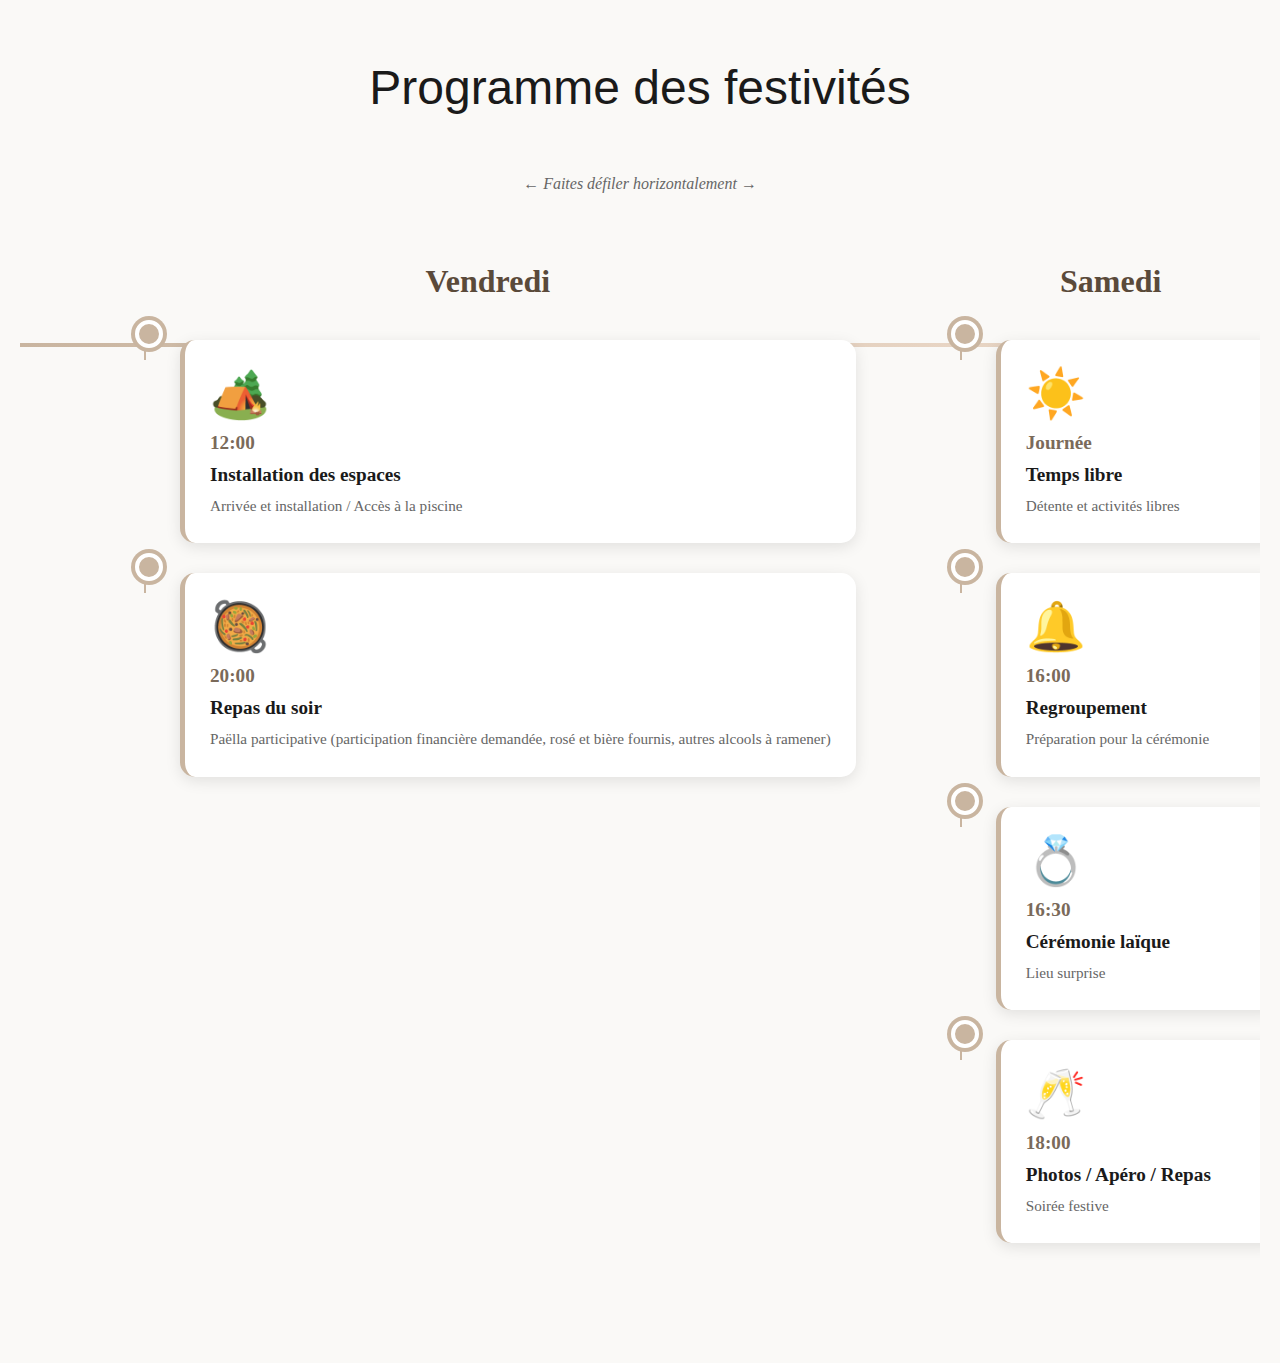
<file: mockup-timeline-horizontale.html>
<!DOCTYPE html>
<html lang="fr">
<head>
  <meta charset="UTF-8">
  <meta name="viewport" content="width=device-width, initial-scale=1.0">
  <title>Mockup - Timeline Horizontale</title>
  <style>
    * {
      margin: 0;
      padding: 0;
      box-sizing: border-box;
    }
    body {
      font-family: "Georgia", serif;
      background: #faf9f7;
      padding: 60px 20px;
    }
    .container {
      max-width: 100%;
      margin: 0 auto;
    }
    h1 {
      text-align: center;
      font-size: 3em;
      margin-bottom: 60px;
      color: #1a1a1a;
      font-family: Arial, sans-serif;
      font-weight: 300;
    }
    .timeline-wrapper {
      overflow-x: auto;
      padding: 40px 0 60px;
      position: relative;
    }
    .timeline-horizontal {
      display: flex;
      gap: 80px;
      min-width: max-content;
      padding: 0 100px;
      position: relative;
    }
    /* Ligne horizontale continue */
    .timeline-horizontal::before {
      content: '';
      position: absolute;
      top: 80px;
      left: 0;
      right: 0;
      height: 4px;
      background: linear-gradient(to right, #c9b5a0, #e8d5c4, #c9b5a0);
    }
    .day-column {
      display: flex;
      flex-direction: column;
      min-width: 350px;
    }
    .day-header {
      text-align: center;
      font-size: 2em;
      color: #5a4a3a;
      margin-bottom: 40px;
      font-weight: bold;
    }
    .events-column {
      display: flex;
      flex-direction: column;
      gap: 30px;
      position: relative;
    }
    .timeline-event {
      position: relative;
      padding-left: 60px;
    }
    /* Point sur la ligne */
    .timeline-event::before {
      content: '';
      position: absolute;
      left: 15px;
      top: -20px;
      width: 20px;
      height: 20px;
      background: #c9b5a0;
      border: 4px solid white;
      border-radius: 50%;
      z-index: 2;
      box-shadow: 0 0 0 4px #c9b5a0;
    }
    /* Ligne verticale jusqu'à l'événement */
    .timeline-event::after {
      content: '';
      position: absolute;
      left: 24px;
      top: -10px;
      width: 2px;
      height: 30px;
      background: #c9b5a0;
      z-index: 1;
    }
    .event-card {
      background: white;
      padding: 25px;
      border-radius: 15px;
      box-shadow: 0 4px 15px rgba(0,0,0,0.1);
      transition: transform 0.3s ease, box-shadow 0.3s ease;
      border-left: 5px solid #c9b5a0;
    }
    .event-card:hover {
      transform: translateY(-5px);
      box-shadow: 0 8px 25px rgba(0,0,0,0.15);
    }
    .event-icon {
      font-size: 3em;
      margin-bottom: 10px;
      display: block;
    }
    .event-time {
      font-weight: bold;
      font-size: 1.2em;
      color: #7a6a5a;
      margin-bottom: 10px;
    }
    .event-title {
      font-size: 1.2em;
      font-weight: bold;
      color: #1a1a1a;
      margin-bottom: 8px;
    }
    .event-description {
      color: #666;
      font-size: 0.95em;
      line-height: 1.6;
    }

    /* Scrollbar personnalisée */
    .timeline-wrapper::-webkit-scrollbar {
      height: 12px;
    }
    .timeline-wrapper::-webkit-scrollbar-track {
      background: #e8d5c4;
      border-radius: 10px;
    }
    .timeline-wrapper::-webkit-scrollbar-thumb {
      background: #c9b5a0;
      border-radius: 10px;
    }
    .timeline-wrapper::-webkit-scrollbar-thumb:hover {
      background: #5a4a3a;
    }

    @media (max-width: 768px) {
      .day-column {
        min-width: 280px;
      }
      .timeline-horizontal {
        gap: 50px;
        padding: 0 40px;
      }
    }
  </style>
</head>
<body>
  <div class="container">
    <h1>Programme des festivités</h1>
    <p style="text-align: center; color: #666; margin-bottom: 30px; font-style: italic;">← Faites défiler horizontalement →</p>

    <div class="timeline-wrapper">
      <div class="timeline-horizontal">
        <!-- Vendredi -->
        <div class="day-column">
          <div class="day-header">Vendredi</div>
          <div class="events-column">
            <div class="timeline-event">
              <div class="event-card">
                <span class="event-icon">🏕️</span>
                <div class="event-time">12:00</div>
                <div class="event-title">Installation des espaces</div>
                <div class="event-description">Arrivée et installation / Accès à la piscine</div>
              </div>
            </div>

            <div class="timeline-event">
              <div class="event-card">
                <span class="event-icon">🥘</span>
                <div class="event-time">20:00</div>
                <div class="event-title">Repas du soir</div>
                <div class="event-description">Paëlla participative (participation financière demandée, rosé et bière fournis, autres alcools à ramener)</div>
              </div>
            </div>
          </div>
        </div>

        <!-- Samedi -->
        <div class="day-column">
          <div class="day-header">Samedi</div>
          <div class="events-column">
            <div class="timeline-event">
              <div class="event-card">
                <span class="event-icon">☀️</span>
                <div class="event-time">Journée</div>
                <div class="event-title">Temps libre</div>
                <div class="event-description">Détente et activités libres</div>
              </div>
            </div>

            <div class="timeline-event">
              <div class="event-card">
                <span class="event-icon">🔔</span>
                <div class="event-time">16:00</div>
                <div class="event-title">Regroupement</div>
                <div class="event-description">Préparation pour la cérémonie</div>
              </div>
            </div>

            <div class="timeline-event">
              <div class="event-card">
                <span class="event-icon">💍</span>
                <div class="event-time">16:30</div>
                <div class="event-title">Cérémonie laïque</div>
                <div class="event-description">Lieu surprise</div>
              </div>
            </div>

            <div class="timeline-event">
              <div class="event-card">
                <span class="event-icon">🥂</span>
                <div class="event-time">18:00</div>
                <div class="event-title">Photos / Apéro / Repas</div>
                <div class="event-description">Soirée festive</div>
              </div>
            </div>
          </div>
        </div>

        <!-- Dimanche -->
        <div class="day-column">
          <div class="day-header">Dimanche</div>
          <div class="events-column">
            <div class="timeline-event">
              <div class="event-card">
                <span class="event-icon">🚚</span>
                <div class="event-time">12:00</div>
                <div class="event-title">Repas Food Truck</div>
                <div class="event-description">Déjeuner convivial</div>
              </div>
            </div>

            <div class="timeline-event">
              <div class="event-card">
                <span class="event-icon">🎯</span>
                <div class="event-time">Après-midi</div>
                <div class="event-title">Activités libres</div>
                <div class="event-description">Jeux, détente piscine, pétanque, sieste, rangement</div>
              </div>
            </div>

            <div class="timeline-event">
              <div class="event-card">
                <span class="event-icon">👋</span>
                <div class="event-time">16:00</div>
                <div class="event-title">Fin</div>
                <div class="event-description">Départ</div>
              </div>
            </div>
          </div>
        </div>
      </div>
    </div>
  </div>
</body>
</html>
</file>
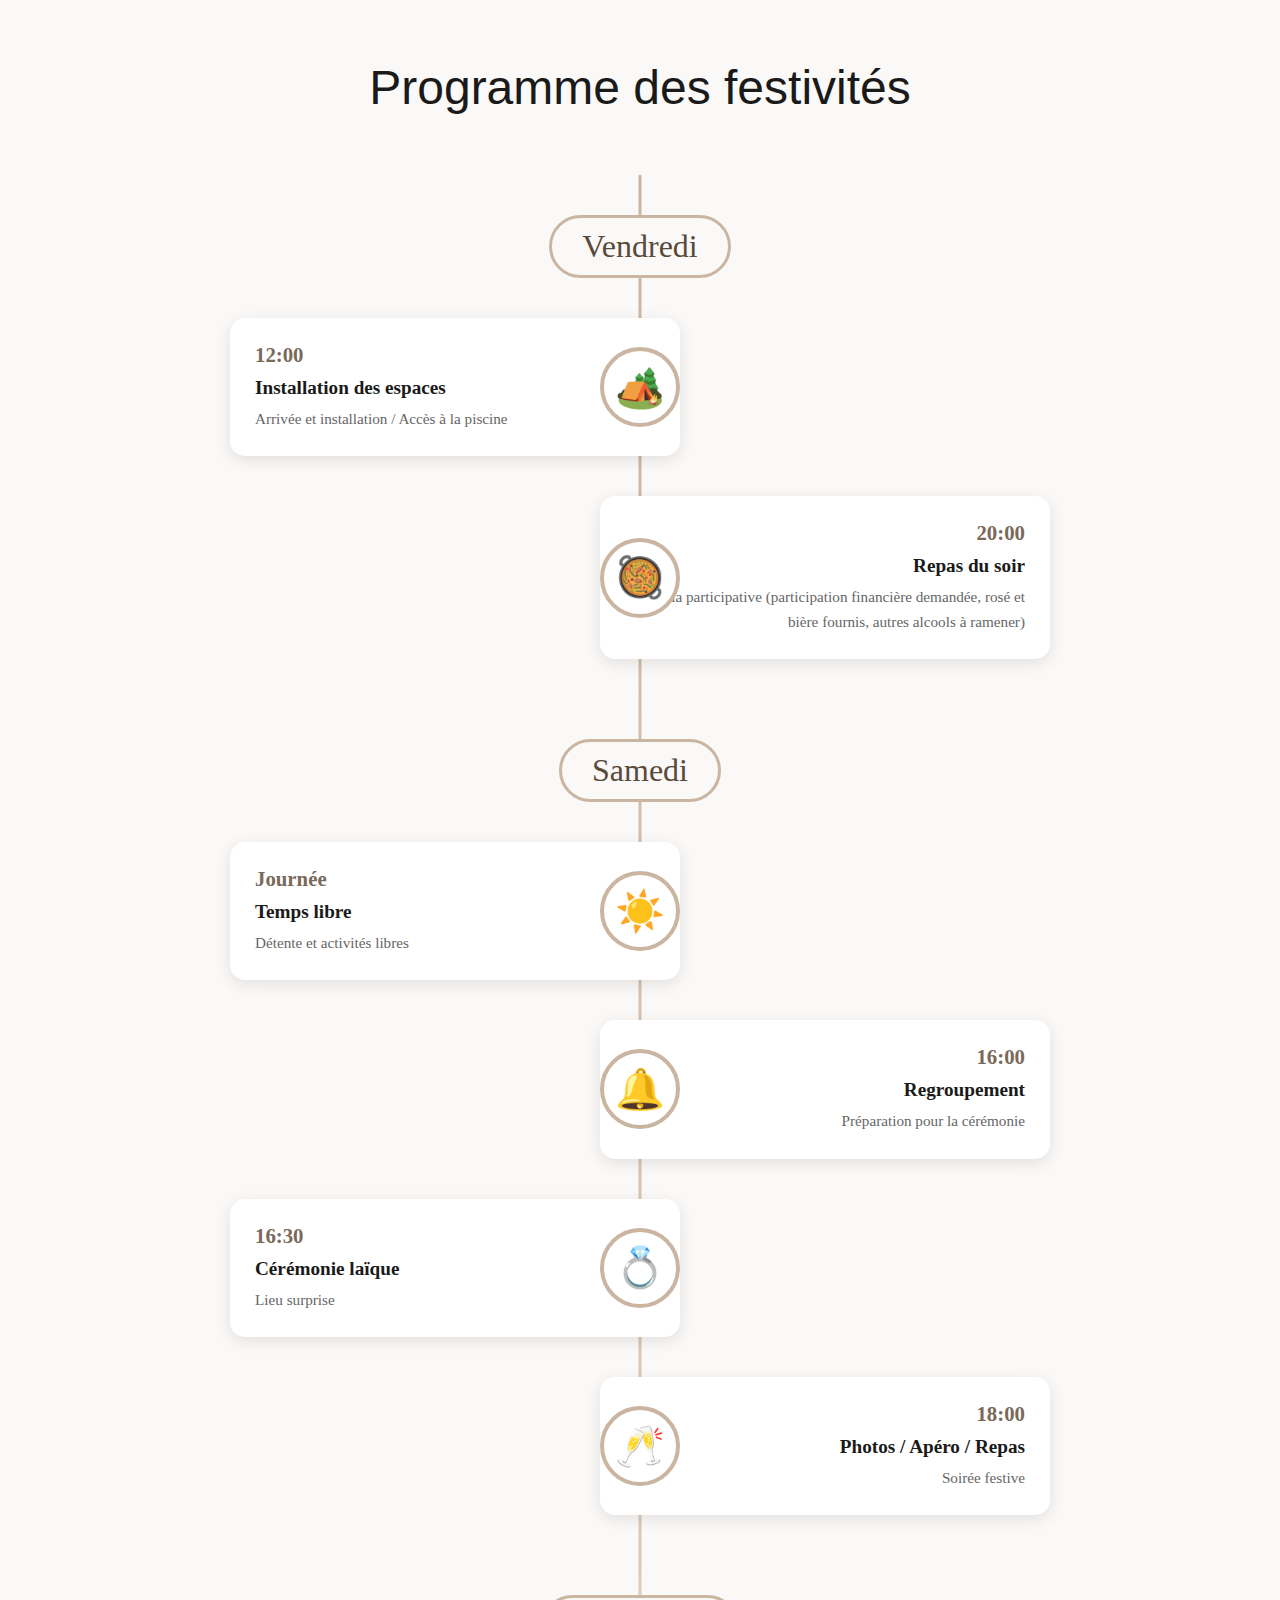
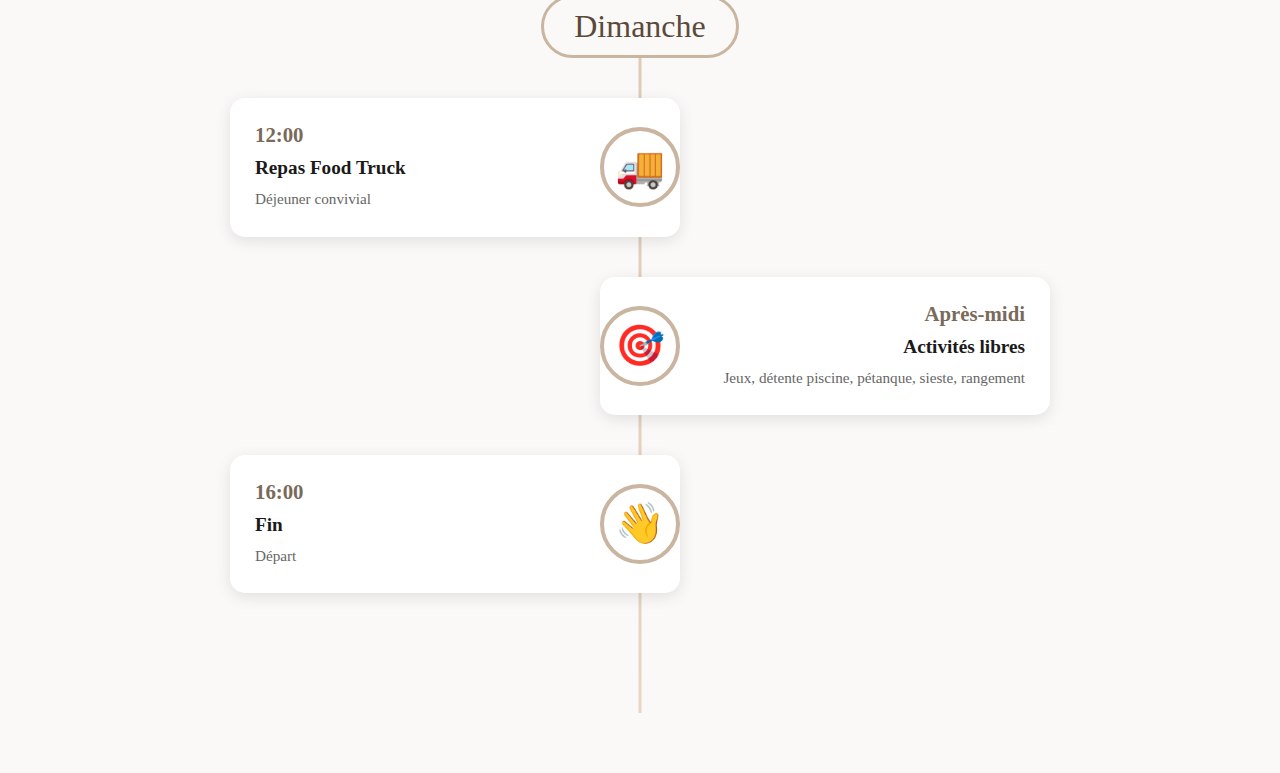
<file: mockup-timeline-verticale.html>
<!DOCTYPE html>
<html lang="fr">
<head>
  <meta charset="UTF-8">
  <meta name="viewport" content="width=device-width, initial-scale=1.0">
  <title>Mockup - Timeline Verticale</title>
  <style>
    * {
      margin: 0;
      padding: 0;
      box-sizing: border-box;
    }
    body {
      font-family: "Georgia", serif;
      background: #faf9f7;
      padding: 60px 20px;
    }
    .container {
      max-width: 1000px;
      margin: 0 auto;
    }
    h1 {
      text-align: center;
      font-size: 3em;
      margin-bottom: 60px;
      color: #1a1a1a;
      font-family: Arial, sans-serif;
      font-weight: 300;
    }
    .timeline {
      position: relative;
      padding: 40px 0;
    }
    /* Ligne centrale */
    .timeline::before {
      content: '';
      position: absolute;
      left: 50%;
      top: 0;
      bottom: 0;
      width: 3px;
      background: linear-gradient(to bottom, #c9b5a0, #e8d5c4);
      transform: translateX(-50%);
    }
    .day-section {
      margin-bottom: 80px;
    }
    .day-title {
      text-align: center;
      font-size: 2em;
      color: #5a4a3a;
      margin-bottom: 40px;
      position: relative;
      z-index: 2;
    }
    .day-title span {
      background: #faf9f7;
      padding: 10px 30px;
      border: 3px solid #c9b5a0;
      border-radius: 50px;
      display: inline-block;
    }
    .timeline-event {
      position: relative;
      margin: 40px 0;
      display: flex;
      align-items: center;
    }
    /* Alternance gauche/droite */
    .timeline-event:nth-child(odd) {
      justify-content: flex-end;
    }
    .timeline-event:nth-child(even) {
      justify-content: flex-start;
    }
    .event-content {
      width: 45%;
      background: white;
      padding: 25px;
      border-radius: 15px;
      box-shadow: 0 4px 15px rgba(0,0,0,0.1);
      transition: transform 0.3s ease, box-shadow 0.3s ease;
    }
    .event-content:hover {
      transform: translateY(-5px);
      box-shadow: 0 8px 25px rgba(0,0,0,0.15);
    }
    .timeline-event:nth-child(odd) .event-content {
      text-align: right;
      margin-right: calc(5% + 40px);
    }
    .timeline-event:nth-child(even) .event-content {
      margin-left: calc(5% + 40px);
    }
    /* Icône centrale */
    .event-icon {
      position: absolute;
      left: 50%;
      transform: translateX(-50%);
      width: 80px;
      height: 80px;
      background: white;
      border: 4px solid #c9b5a0;
      border-radius: 50%;
      display: flex;
      align-items: center;
      justify-content: center;
      font-size: 2.5em;
      z-index: 3;
      transition: transform 0.3s ease;
    }
    .timeline-event:hover .event-icon {
      transform: translateX(-50%) scale(1.2) rotate(10deg);
    }
    .event-time {
      font-weight: bold;
      font-size: 1.3em;
      color: #7a6a5a;
      margin-bottom: 10px;
    }
    .event-title {
      font-size: 1.2em;
      font-weight: bold;
      color: #1a1a1a;
      margin-bottom: 8px;
    }
    .event-description {
      color: #666;
      font-size: 0.95em;
      line-height: 1.6;
    }

    @media (max-width: 768px) {
      .timeline::before {
        left: 30px;
      }
      .timeline-event {
        justify-content: flex-start !important;
      }
      .event-content {
        width: calc(100% - 100px);
        margin-left: 100px !important;
        margin-right: 0 !important;
        text-align: left !important;
      }
      .event-icon {
        left: 30px;
      }
    }
  </style>
</head>
<body>
  <div class="container">
    <h1>Programme des festivités</h1>

    <div class="timeline">
      <!-- Vendredi -->
      <div class="day-section">
        <div class="day-title"><span>Vendredi</span></div>

        <div class="timeline-event">
          <div class="event-icon">🏕️</div>
          <div class="event-content">
            <div class="event-time">12:00</div>
            <div class="event-title">Installation des espaces</div>
            <div class="event-description">Arrivée et installation / Accès à la piscine</div>
          </div>
        </div>

        <div class="timeline-event">
          <div class="event-icon">🥘</div>
          <div class="event-content">
            <div class="event-time">20:00</div>
            <div class="event-title">Repas du soir</div>
            <div class="event-description">Paëlla participative (participation financière demandée, rosé et bière fournis, autres alcools à ramener)</div>
          </div>
        </div>
      </div>

      <!-- Samedi -->
      <div class="day-section">
        <div class="day-title"><span>Samedi</span></div>

        <div class="timeline-event">
          <div class="event-icon">☀️</div>
          <div class="event-content">
            <div class="event-time">Journée</div>
            <div class="event-title">Temps libre</div>
            <div class="event-description">Détente et activités libres</div>
          </div>
        </div>

        <div class="timeline-event">
          <div class="event-icon">🔔</div>
          <div class="event-content">
            <div class="event-time">16:00</div>
            <div class="event-title">Regroupement</div>
            <div class="event-description">Préparation pour la cérémonie</div>
          </div>
        </div>

        <div class="timeline-event">
          <div class="event-icon">💍</div>
          <div class="event-content">
            <div class="event-time">16:30</div>
            <div class="event-title">Cérémonie laïque</div>
            <div class="event-description">Lieu surprise</div>
          </div>
        </div>

        <div class="timeline-event">
          <div class="event-icon">🥂</div>
          <div class="event-content">
            <div class="event-time">18:00</div>
            <div class="event-title">Photos / Apéro / Repas</div>
            <div class="event-description">Soirée festive</div>
          </div>
        </div>
      </div>

      <!-- Dimanche -->
      <div class="day-section">
        <div class="day-title"><span>Dimanche</span></div>

        <div class="timeline-event">
          <div class="event-icon">🚚</div>
          <div class="event-content">
            <div class="event-time">12:00</div>
            <div class="event-title">Repas Food Truck</div>
            <div class="event-description">Déjeuner convivial</div>
          </div>
        </div>

        <div class="timeline-event">
          <div class="event-icon">🎯</div>
          <div class="event-content">
            <div class="event-time">Après-midi</div>
            <div class="event-title">Activités libres</div>
            <div class="event-description">Jeux, détente piscine, pétanque, sieste, rangement</div>
          </div>
        </div>

        <div class="timeline-event">
          <div class="event-icon">👋</div>
          <div class="event-content">
            <div class="event-time">16:00</div>
            <div class="event-title">Fin</div>
            <div class="event-description">Départ</div>
          </div>
        </div>
      </div>
    </div>
  </div>
</body>
</html>
</file>
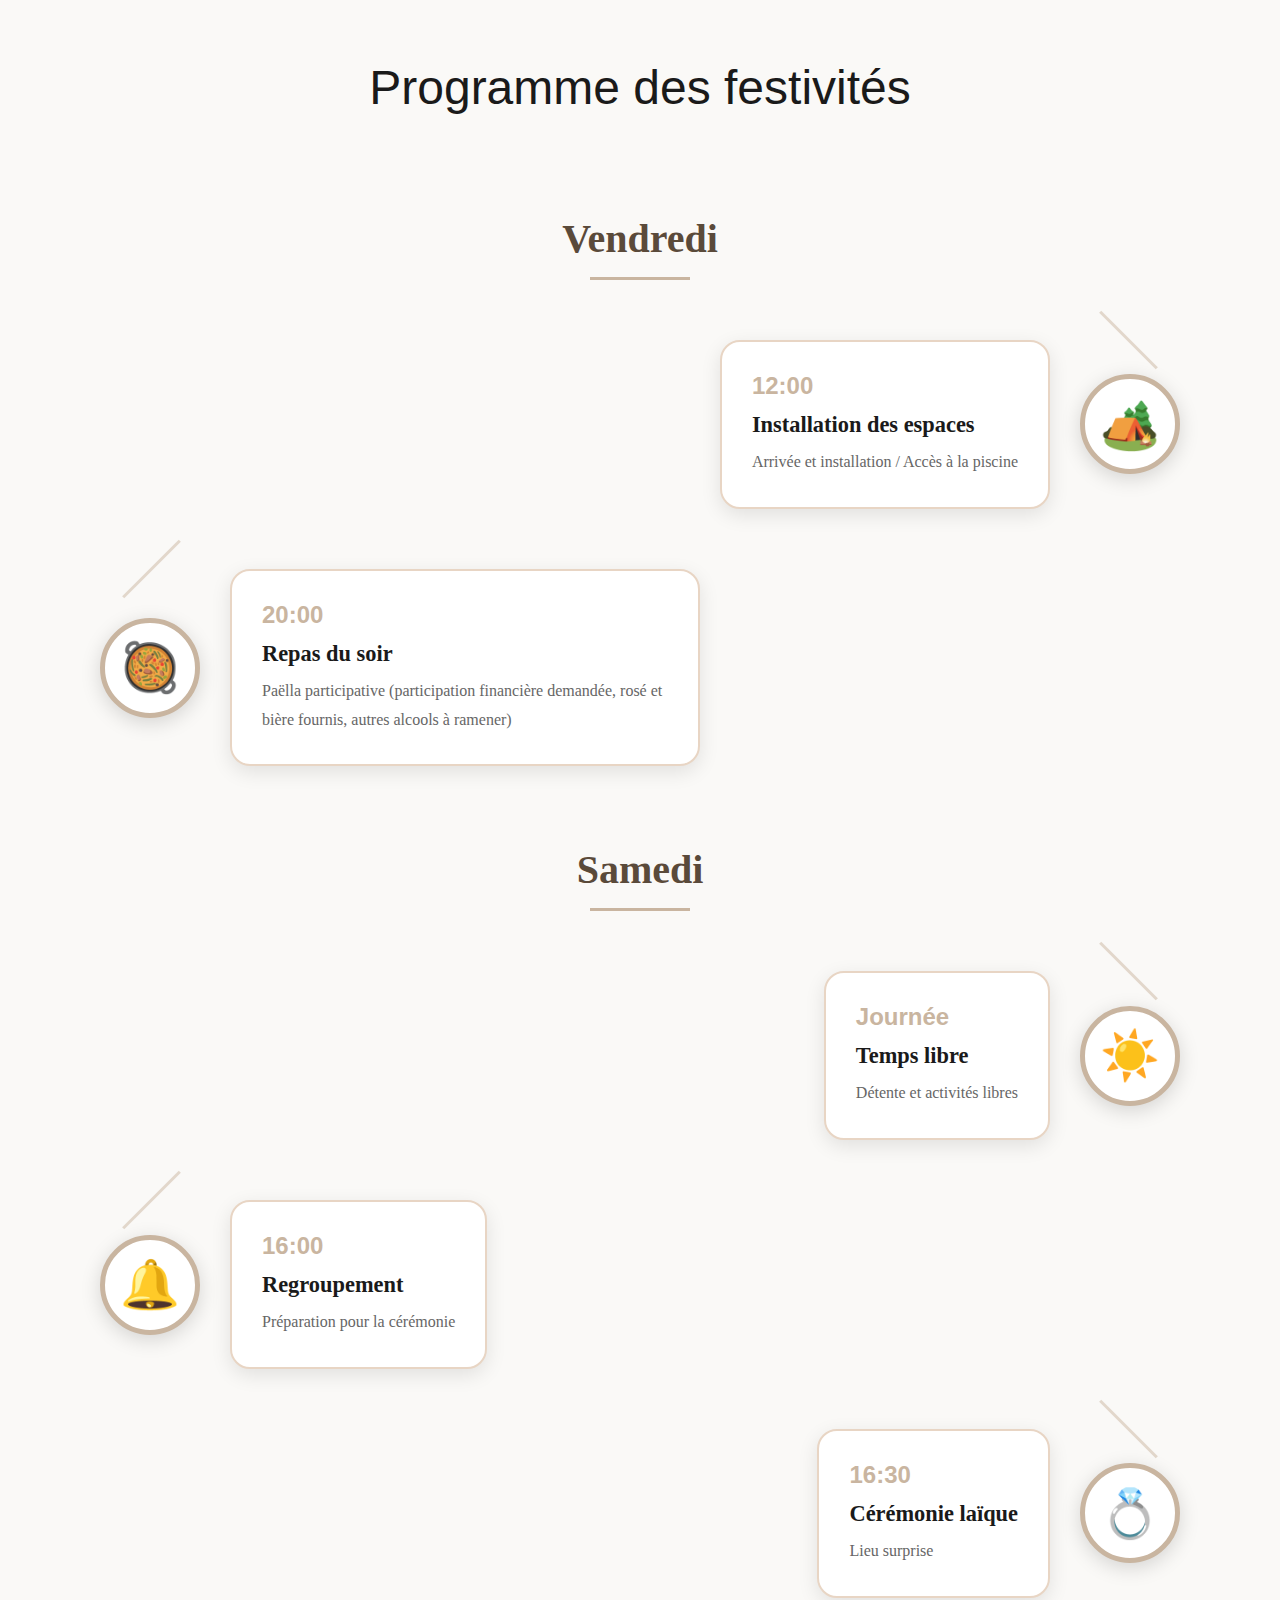
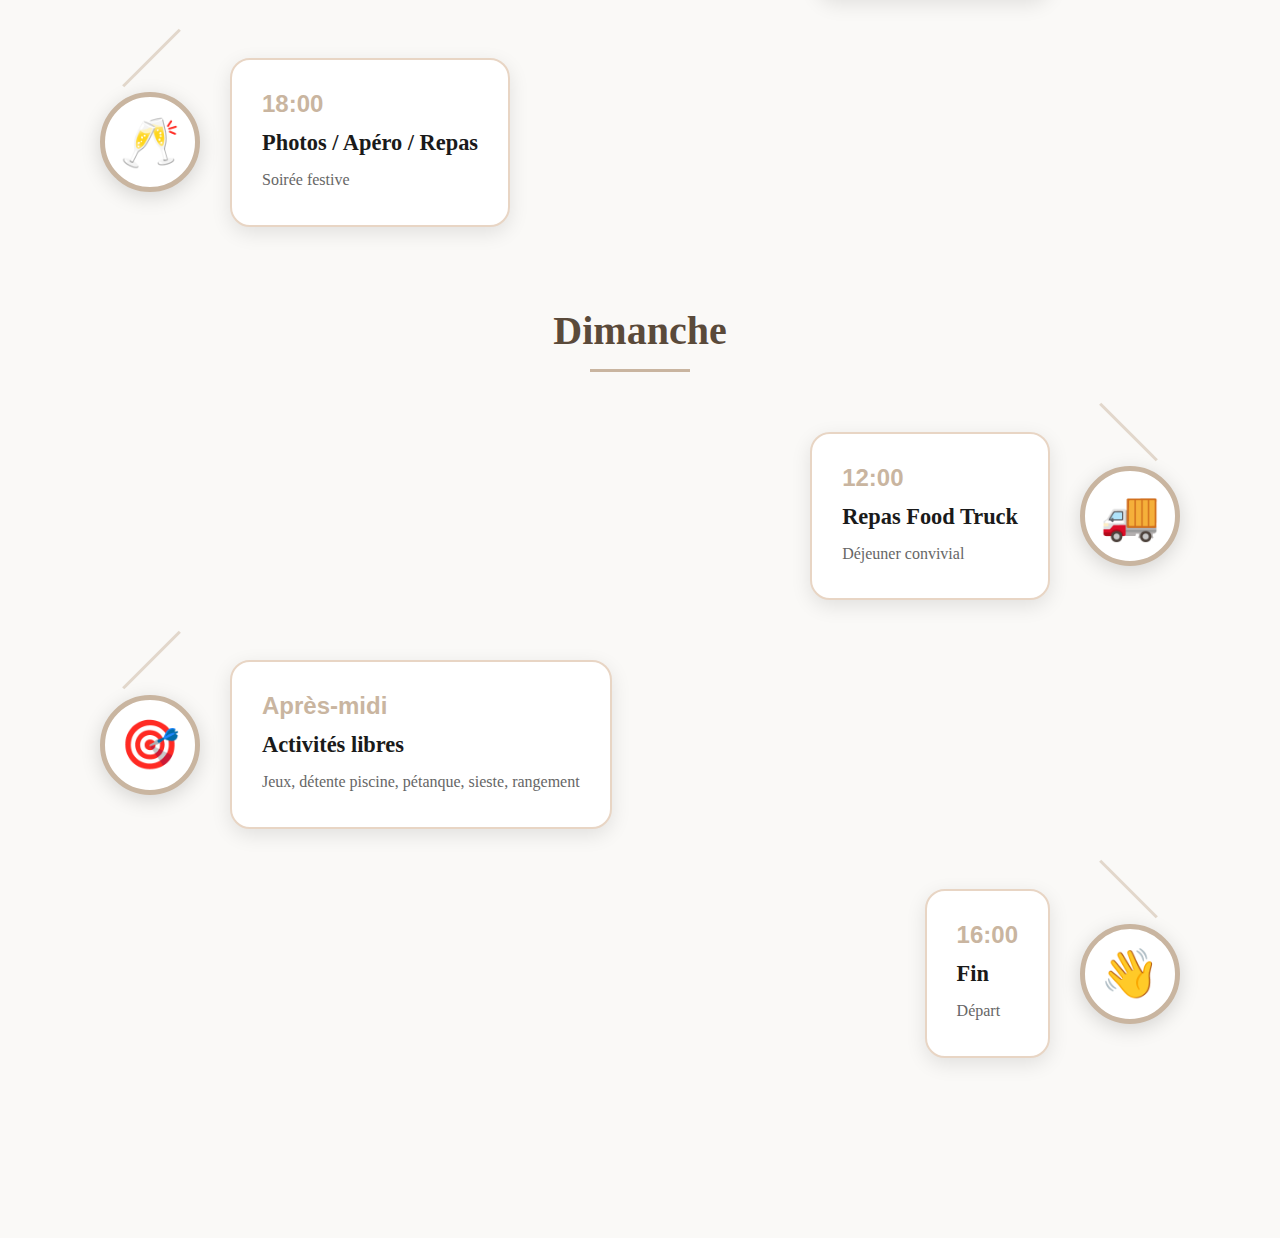
<file: mockup-timeline-zigzag.html>
<!DOCTYPE html>
<html lang="fr">
<head>
  <meta charset="UTF-8">
  <meta name="viewport" content="width=device-width, initial-scale=1.0">
  <title>Mockup - Timeline Zigzag</title>
  <style>
    * {
      margin: 0;
      padding: 0;
      box-sizing: border-box;
    }
    body {
      font-family: "Georgia", serif;
      background: #faf9f7;
      padding: 60px 20px;
    }
    .container {
      max-width: 1200px;
      margin: 0 auto;
    }
    h1 {
      text-align: center;
      font-size: 3em;
      margin-bottom: 60px;
      color: #1a1a1a;
      font-family: Arial, sans-serif;
      font-weight: 300;
    }
    .timeline-zigzag {
      position: relative;
      padding: 40px 0;
    }
    /* Ligne en zigzag SVG */
    .zigzag-line {
      position: absolute;
      top: 0;
      left: 0;
      width: 100%;
      height: 100%;
      pointer-events: none;
      z-index: 0;
    }
    .day-section {
      margin-bottom: 80px;
    }
    .day-title {
      text-align: center;
      font-size: 2.5em;
      color: #5a4a3a;
      margin-bottom: 60px;
      font-weight: bold;
      position: relative;
      z-index: 2;
    }
    .day-title::after {
      content: '';
      display: block;
      width: 100px;
      height: 3px;
      background: #c9b5a0;
      margin: 15px auto 0;
    }
    .timeline-event {
      display: flex;
      align-items: center;
      margin: 60px 0;
      position: relative;
      z-index: 1;
    }
    /* Alternance gauche/droite zigzag */
    .timeline-event:nth-child(odd) {
      justify-content: flex-start;
      padding-left: 5%;
    }
    .timeline-event:nth-child(even) {
      justify-content: flex-end;
      padding-right: 5%;
    }
    .event-wrapper {
      display: flex;
      align-items: center;
      gap: 30px;
      max-width: 600px;
    }
    .timeline-event:nth-child(even) .event-wrapper {
      flex-direction: row-reverse;
    }
    .event-icon-large {
      width: 100px;
      height: 100px;
      background: white;
      border: 5px solid #c9b5a0;
      border-radius: 50%;
      display: flex;
      align-items: center;
      justify-content: center;
      font-size: 3em;
      flex-shrink: 0;
      box-shadow: 0 5px 20px rgba(0,0,0,0.15);
      transition: transform 0.3s ease, box-shadow 0.3s ease;
      position: relative;
      z-index: 3;
    }
    .timeline-event:hover .event-icon-large {
      transform: scale(1.15) rotate(15deg);
      box-shadow: 0 8px 30px rgba(0,0,0,0.2);
    }
    .event-content-card {
      background: white;
      padding: 30px;
      border-radius: 20px;
      box-shadow: 0 6px 20px rgba(0,0,0,0.1);
      flex: 1;
      transition: transform 0.3s ease, box-shadow 0.3s ease;
      border: 2px solid #e8d5c4;
    }
    .event-content-card:hover {
      transform: translateY(-8px);
      box-shadow: 0 12px 35px rgba(0,0,0,0.15);
      border-color: #c9b5a0;
    }
    .event-time {
      font-weight: bold;
      font-size: 1.5em;
      color: #c9b5a0;
      margin-bottom: 12px;
      font-family: Arial, sans-serif;
    }
    .event-title {
      font-size: 1.4em;
      font-weight: bold;
      color: #1a1a1a;
      margin-bottom: 10px;
    }
    .event-description {
      color: #666;
      font-size: 1em;
      line-height: 1.8;
    }

    /* Connecteurs en diagonale */
    .timeline-event::before {
      content: '';
      position: absolute;
      width: 3px;
      height: 80px;
      background: #c9b5a0;
      opacity: 0.5;
    }
    .timeline-event:nth-child(odd)::before {
      left: calc(5% + 50px);
      top: -40px;
      transform: rotate(45deg);
    }
    .timeline-event:nth-child(even)::before {
      right: calc(5% + 50px);
      top: -40px;
      transform: rotate(-45deg);
    }
    .timeline-event:first-child::before {
      display: none;
    }

    @media (max-width: 768px) {
      .timeline-event {
        justify-content: center !important;
        padding: 0 !important;
      }
      .event-wrapper {
        flex-direction: column !important;
        text-align: center;
        max-width: 100%;
      }
      .timeline-event::before {
        display: none;
      }
      .event-icon-large {
        width: 80px;
        height: 80px;
        font-size: 2.5em;
      }
    }
  </style>
</head>
<body>
  <div class="container">
    <h1>Programme des festivités</h1>

    <div class="timeline-zigzag">
      <!-- Vendredi -->
      <div class="day-section">
        <div class="day-title">Vendredi</div>

        <div class="timeline-event">
          <div class="event-wrapper">
            <div class="event-icon-large">🏕️</div>
            <div class="event-content-card">
              <div class="event-time">12:00</div>
              <div class="event-title">Installation des espaces</div>
              <div class="event-description">Arrivée et installation / Accès à la piscine</div>
            </div>
          </div>
        </div>

        <div class="timeline-event">
          <div class="event-wrapper">
            <div class="event-icon-large">🥘</div>
            <div class="event-content-card">
              <div class="event-time">20:00</div>
              <div class="event-title">Repas du soir</div>
              <div class="event-description">Paëlla participative (participation financière demandée, rosé et bière fournis, autres alcools à ramener)</div>
            </div>
          </div>
        </div>
      </div>

      <!-- Samedi -->
      <div class="day-section">
        <div class="day-title">Samedi</div>

        <div class="timeline-event">
          <div class="event-wrapper">
            <div class="event-icon-large">☀️</div>
            <div class="event-content-card">
              <div class="event-time">Journée</div>
              <div class="event-title">Temps libre</div>
              <div class="event-description">Détente et activités libres</div>
            </div>
          </div>
        </div>

        <div class="timeline-event">
          <div class="event-wrapper">
            <div class="event-icon-large">🔔</div>
            <div class="event-content-card">
              <div class="event-time">16:00</div>
              <div class="event-title">Regroupement</div>
              <div class="event-description">Préparation pour la cérémonie</div>
            </div>
          </div>
        </div>

        <div class="timeline-event">
          <div class="event-wrapper">
            <div class="event-icon-large">💍</div>
            <div class="event-content-card">
              <div class="event-time">16:30</div>
              <div class="event-title">Cérémonie laïque</div>
              <div class="event-description">Lieu surprise</div>
            </div>
          </div>
        </div>

        <div class="timeline-event">
          <div class="event-wrapper">
            <div class="event-icon-large">🥂</div>
            <div class="event-content-card">
              <div class="event-time">18:00</div>
              <div class="event-title">Photos / Apéro / Repas</div>
              <div class="event-description">Soirée festive</div>
            </div>
          </div>
        </div>
      </div>

      <!-- Dimanche -->
      <div class="day-section">
        <div class="day-title">Dimanche</div>

        <div class="timeline-event">
          <div class="event-wrapper">
            <div class="event-icon-large">🚚</div>
            <div class="event-content-card">
              <div class="event-time">12:00</div>
              <div class="event-title">Repas Food Truck</div>
              <div class="event-description">Déjeuner convivial</div>
            </div>
          </div>
        </div>

        <div class="timeline-event">
          <div class="event-wrapper">
            <div class="event-icon-large">🎯</div>
            <div class="event-content-card">
              <div class="event-time">Après-midi</div>
              <div class="event-title">Activités libres</div>
              <div class="event-description">Jeux, détente piscine, pétanque, sieste, rangement</div>
            </div>
          </div>
        </div>

        <div class="timeline-event">
          <div class="event-wrapper">
            <div class="event-icon-large">👋</div>
            <div class="event-content-card">
              <div class="event-time">16:00</div>
              <div class="event-title">Fin</div>
              <div class="event-description">Départ</div>
            </div>
          </div>
        </div>
      </div>
    </div>
  </div>
</body>
</html>
</file>
